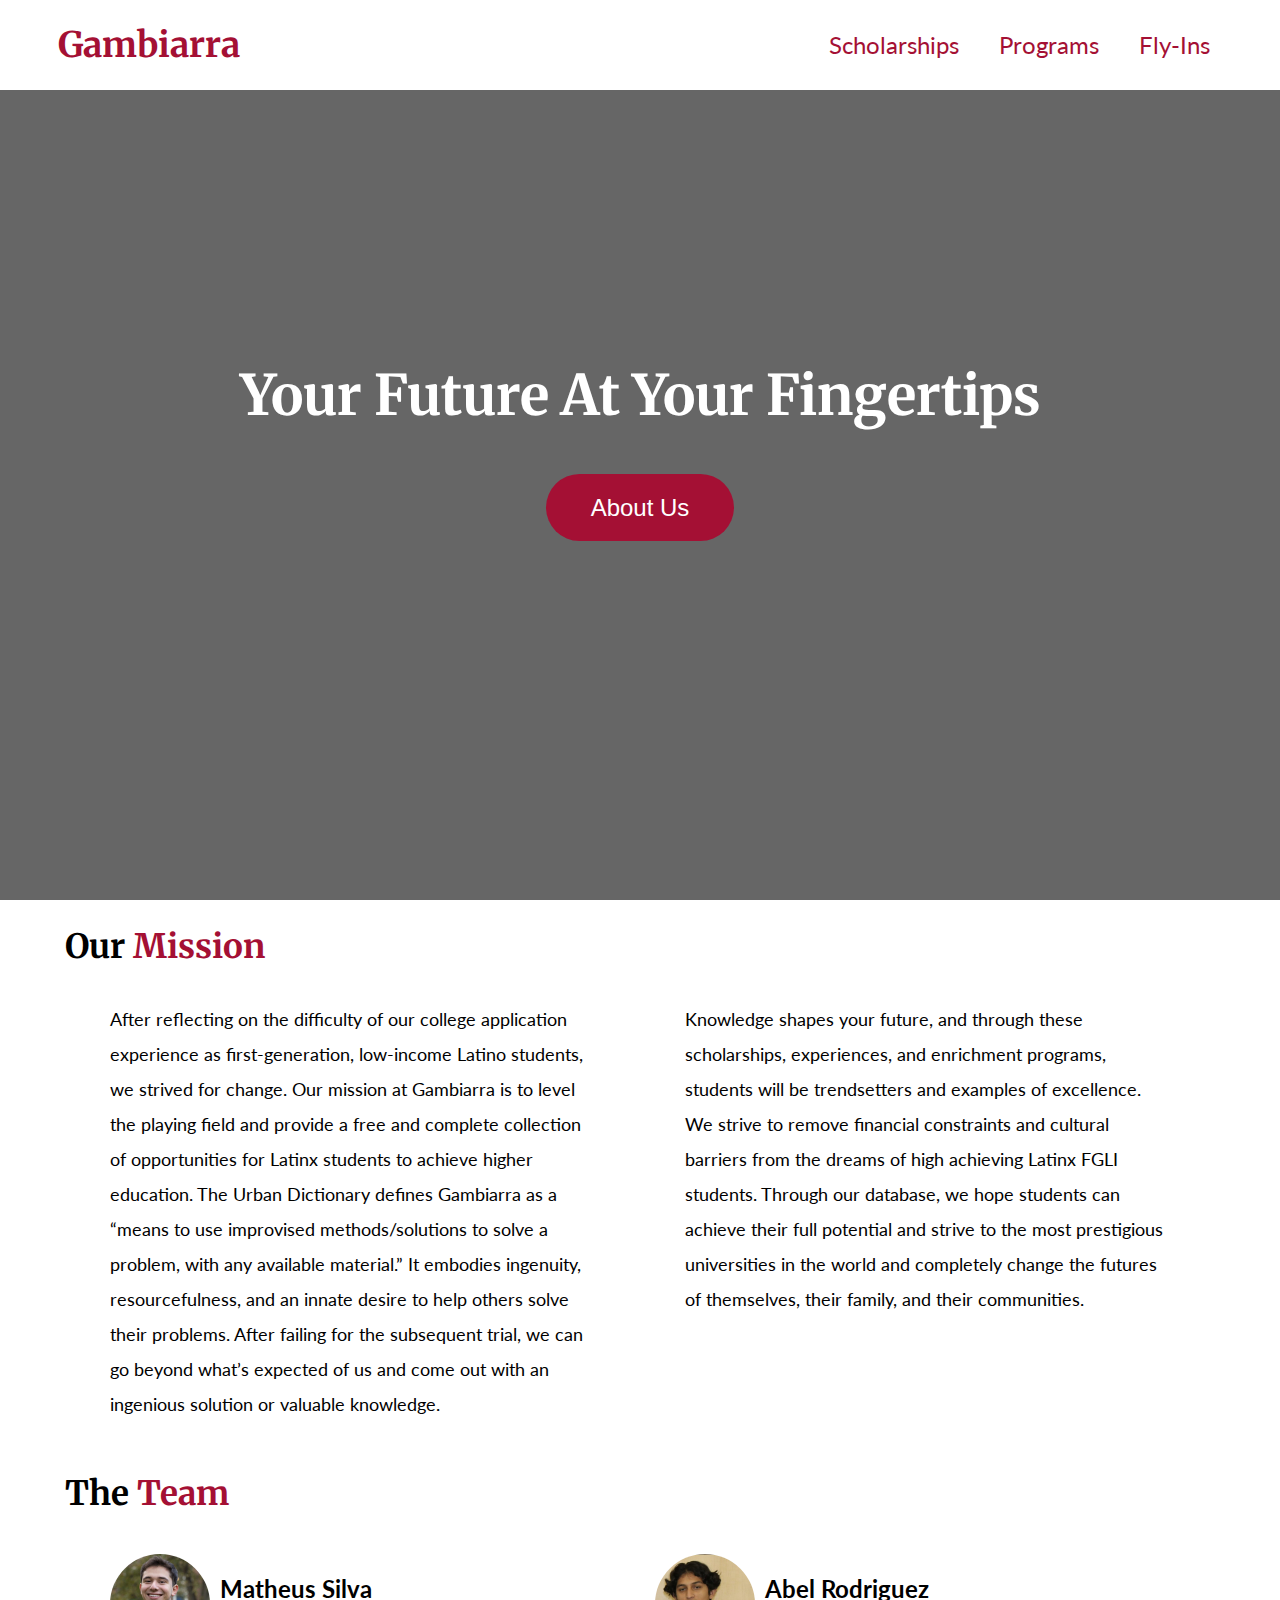
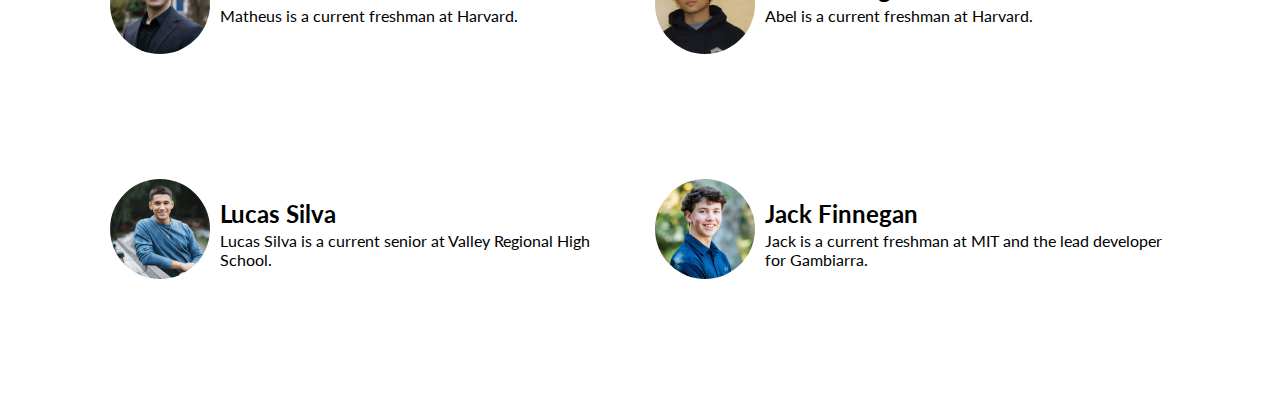
<file: index.html>
<!DOCTYPE html>
<html lang="en">
<head>
    <meta charset="UTF-8">
    <meta name="viewport" content="width=device-width, initial-scale=1.0">
    <link rel="stylesheet" href="style.css">
    <title>Gambiarra</title>

    <link rel="preconnect" href="https://fonts.googleapis.com">
    <link rel="preconnect" href="https://fonts.gstatic.com" crossorigin>
    <link href="https://fonts.googleapis.com/css2?family=Merriweather&display=swap" rel="stylesheet">
    <link href="https://fonts.googleapis.com/css2?family=Lato&display=swap" rel="stylesheet">
</head>
<body>
    <nav>
        <div class="title">
            <h1 style="cursor: pointer;"><a href="index.html">Gambiarra</a></h1>
        </div>
        <div class="links">
            <ul>
                <li><a href="scholarships.html">Scholarships</a></li>
                <li><a href="#">Programs</a></li>
                <li><a href="fly.html">Fly-Ins</a></li>
            </ul>
        </div>
        <div onclick="menuDrop()" class="burger">
            <span class="one"></span>
            <span class="two"></span>
            <span class="three"></span>
        </div>
    </nav>
    <div class="mobilemenu">
        <div class="title">
            <h1 style="cursor: pointer;"><a href="index.html">Gambiarra</a></h1>
        </div>
        <ul>
            <li><a href="scholarships.html">Scholarships</a></li>
            <li><a href="#">Programs</a></li>
            <li><a href="#">Fly-Ins</a></li>
        </ul>
    </div>
    <div class="picbg"></div>
    <div class="piclayover"></div>
    <div class="landingtext">
        <h1>Your Future At Your Fingertips</h1>
        <br>
        <a href="#about">About Us</a>
    </div>

    <h1 class="header">Our <span style="color: #A41034;">Mission</span></h1>
    <div class="about" id="about">
        <p class="p1">After reflecting on the difficulty of our college application experience as first-generation, low-income Latino students, we strived for change. Our mission at Gambiarra is to level the playing field and provide a free and complete collection of opportunities for Latinx students to achieve higher education. The Urban Dictionary defines Gambiarra as a “means to use improvised methods/solutions to solve a problem, with any available material.” It embodies ingenuity, resourcefulness, and an innate desire to help others solve their problems. After failing for the subsequent trial, we can go beyond what’s expected of us and come out with an ingenious solution or valuable knowledge. </p>
        <p class="p3">Knowledge shapes your future, and through these scholarships, experiences, and enrichment programs, students will be trendsetters and examples of excellence. We strive to remove financial constraints and cultural barriers from the dreams of high achieving Latinx FGLI students. Through our database, we hope students can achieve their full potential and strive to the most prestigious universities in the world and completely change the futures of themselves, their family, and their communities. </p>
    </div>

    <h1 class="header">The <span style="color: #A41034">Team</span></h1>
    <div class="profiles">
        <div class="matheus">
            <img src="Images/matheusprofile.jpeg">
            <h2>Matheus Silva</h2>
            <p>Matheus is a current freshman at Harvard.</p>
        </div>
        <div class="abel">
            <img src="Images/abelprofile.jpeg">
            <h2>Abel Rodriguez</h2>
            <p>Abel is a current freshman at Harvard.</p>
        </div>
        <div class="lucas">
            <img src="Images/lucasprofile.jpeg">
            <h2>Lucas Silva</h2>
            <p>Lucas Silva is a current senior at Valley Regional High School.</p>
        </div>
        <div class="jack">
            <img src="Images/jackprofile.jpeg">
            <h2>Jack Finnegan</h2>
            <p>Jack is a current freshman at MIT and the lead developer for Gambiarra.</p>
        </div>
    </div>
</body>
<script src="script.js"></script>
</html>
</file>
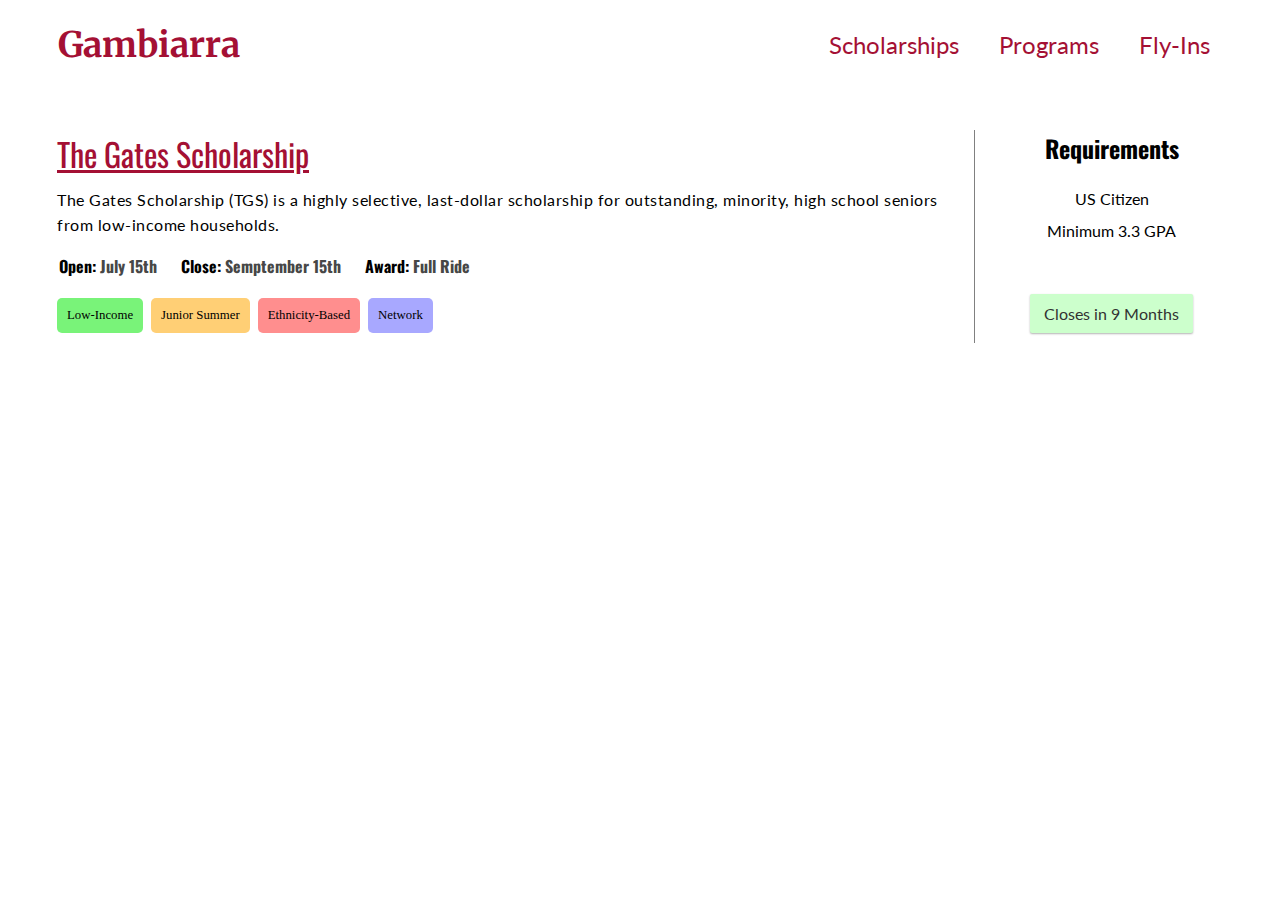
<file: fly.html>
<!DOCTYPE html>
<html lang="en">
<head>
    <meta charset="UTF-8">
    <meta name="viewport" content="width=device-width, initial-scale=1.0">
    <link rel="stylesheet" href="style.css">
    <title>Fly-Ins</title>

    <link rel="preconnect" href="https://fonts.googleapis.com">
    <link rel="preconnect" href="https://fonts.gstatic.com" crossorigin>
    <link href="https://fonts.googleapis.com/css2?family=Merriweather&display=swap" rel="stylesheet">
    <link href="https://fonts.googleapis.com/css2?family=Lato&display=swap" rel="stylesheet">
    <link href="https://fonts.googleapis.com/css2?family=Oswald&display=swap" rel="stylesheet">  
</head>
<body>
    <nav>
        <div class="title">
            <h1 style="cursor: pointer;"><a href="index.html">Gambiarra</a></h1>
        </div>
        <div class="links">
            <ul>
                <li><a href="scholarships.html">Scholarships</a></li>
                <li><a href="#">Programs</a></li>
                <li><a href="fly.html">Fly-Ins</a></li>
            </ul>
        </div>
        <div onclick="menuDrop()" class="burger">
            <span class="one"></span>
            <span class="two"></span>
            <span class="three"></span>
        </div>
    </nav>

    <div class="mobilemenu">
        <div class="title">
            <h1 style="cursor: pointer;"><a href="index.html">Gambiarra</a></h1>
        </div>
        <ul>
            <li><a href="scholarships.html">Scholarships</a></li>
            <li><a href="#">Programs</a></li>
            <li><a href="#">Fly-Ins</a></li>
        </ul>
    </div>
    <!-- Fly Ins: We want host & program name, QB School, link, recommended to apply-->
    <div class="flyins">
        <div class="tile" id="gates">
            <div class="info">
                <a target="_blank" href="https://www.thegatesscholarship.org/scholarship">The Gates Scholarship</a>
                <p>The Gates Scholarship (TGS) is a highly selective, last-dollar scholarship for outstanding, minority, high school seniors from low-income households.</p>
                <div class="specifics">
                    <div>
                        <h1>Open: </h1>
                        <h2>July 15th</h2>
                    </div>
                    <div>
                        <h1>Close: </h1>
                        <h2>Semptember 15th</h2>
                    </div>
                    <div>
                        <h1>Award: </h1>
                        <h2>Full Ride</h2>
                    </div>
                </div><br>
                <div class="tags">
                    <span class="tag money">Low-Income</span>
                    <span class="tag time">Junior Summer</span>
                    <span class="tag ethnicity">Ethnicity-Based</span>
                    <span class="tag type">Network</span>
                </div>
            </div>
            <div class="extrainfo">
                <h2>Requirements</h2>
                <ul>
                    <li>US Citizen</li>
                    <li>Minimum 3.3 GPA</li>
                </ul>
                <br><br>
                <span class="tag deadline">Closes in 9 Months</span>
            </div>
        </div>
    </div>
</body>
</html>
</file>
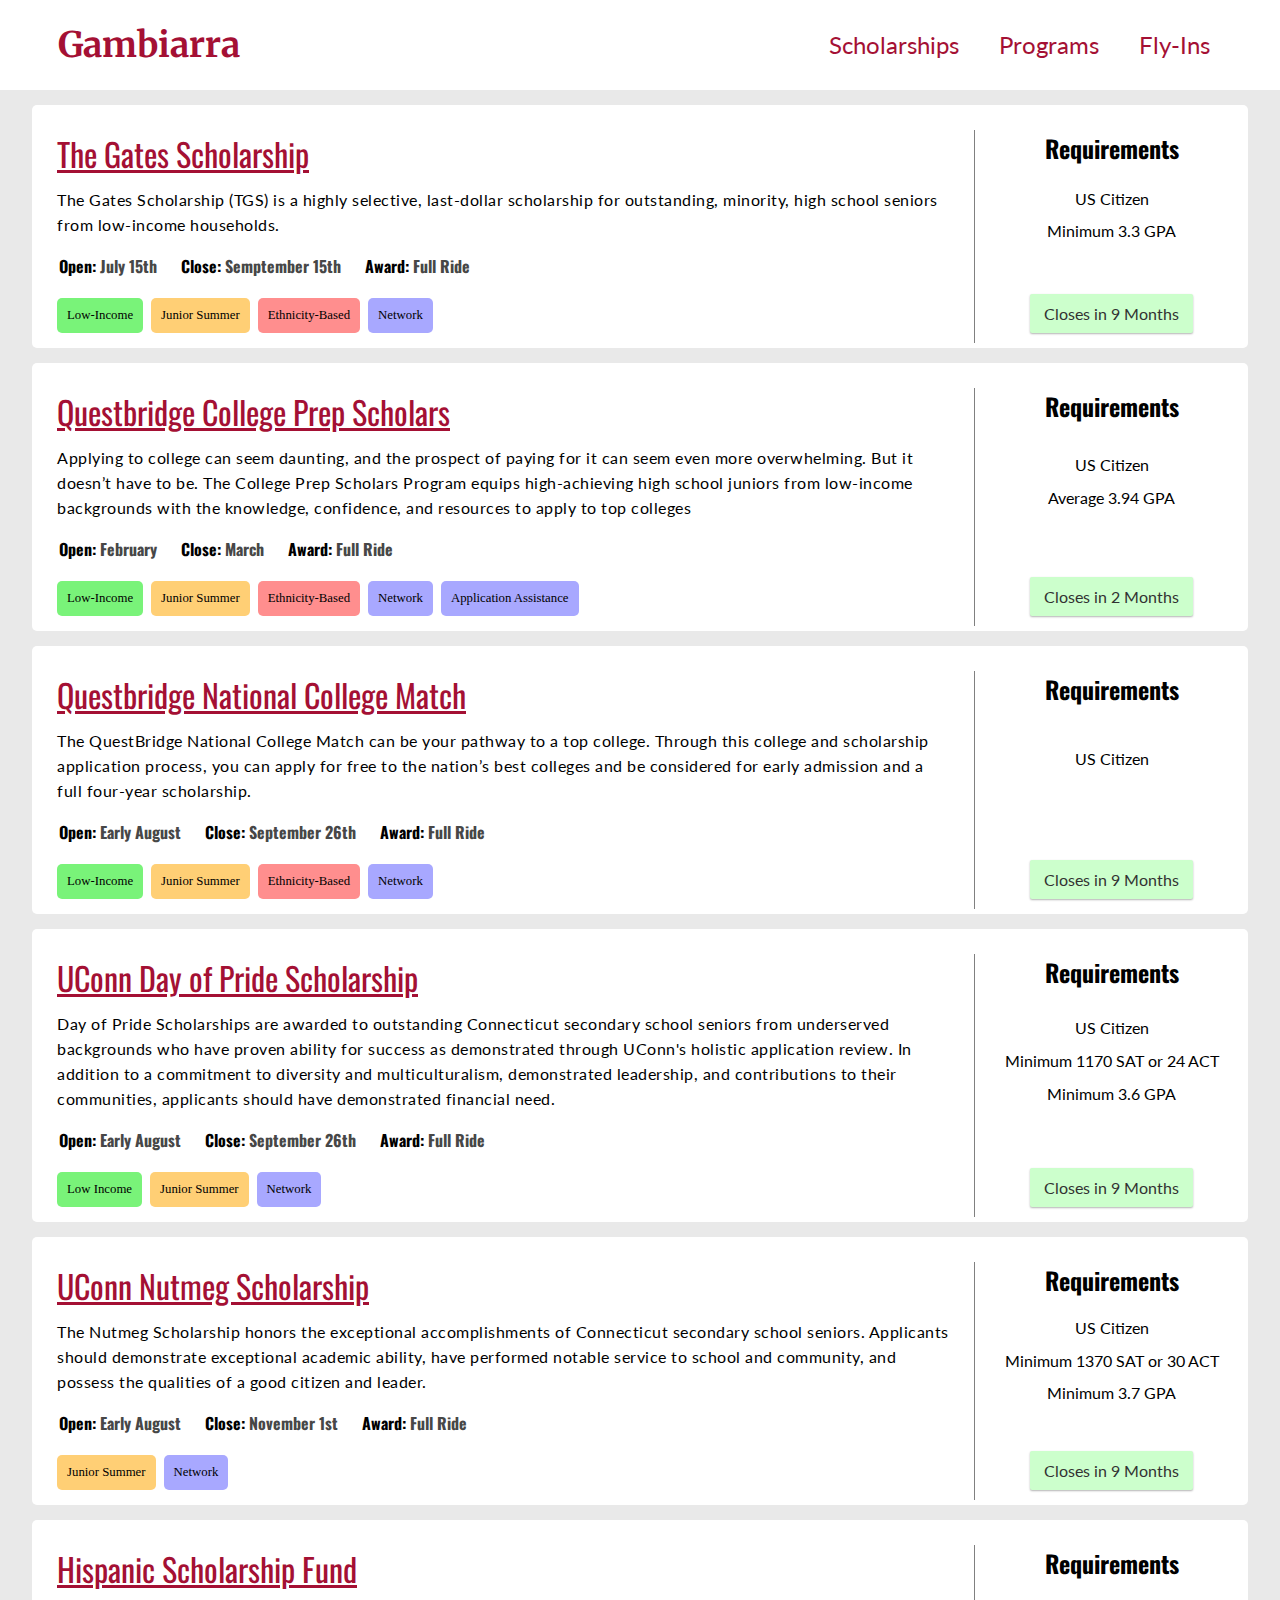
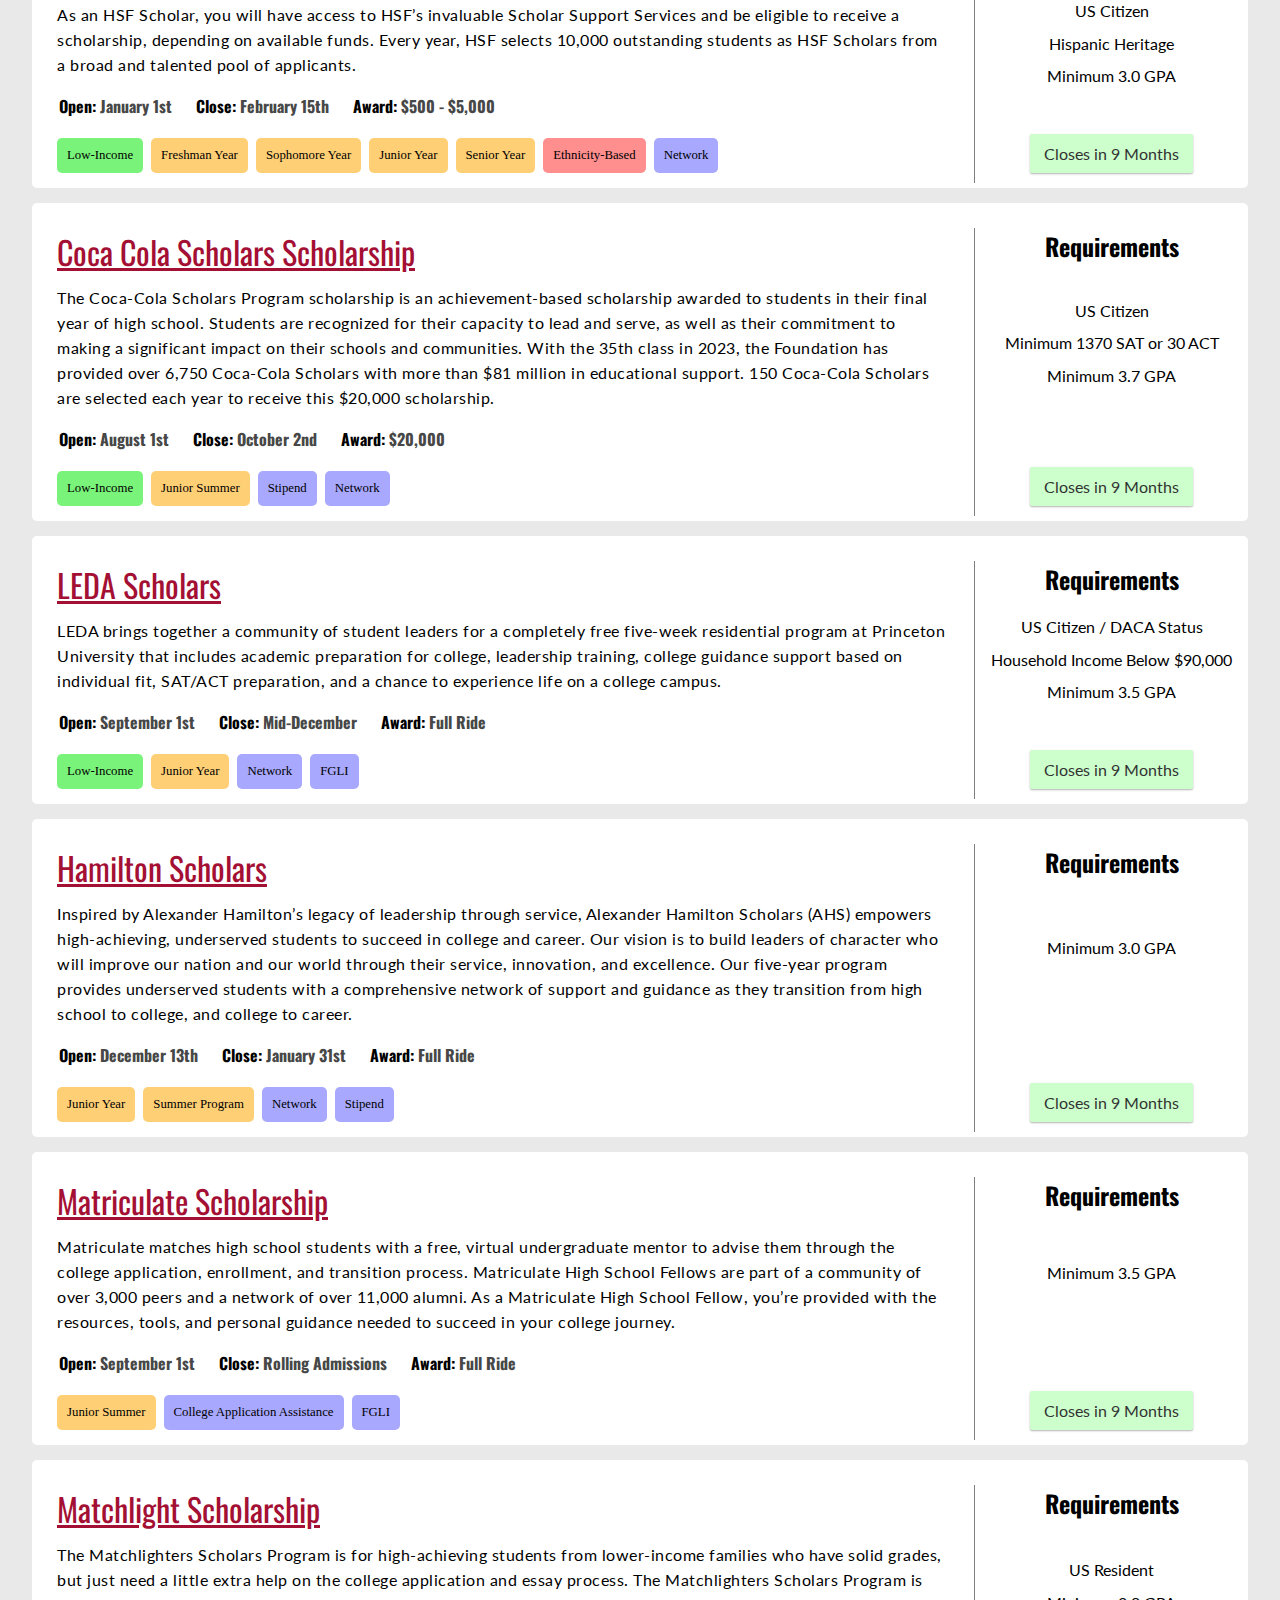
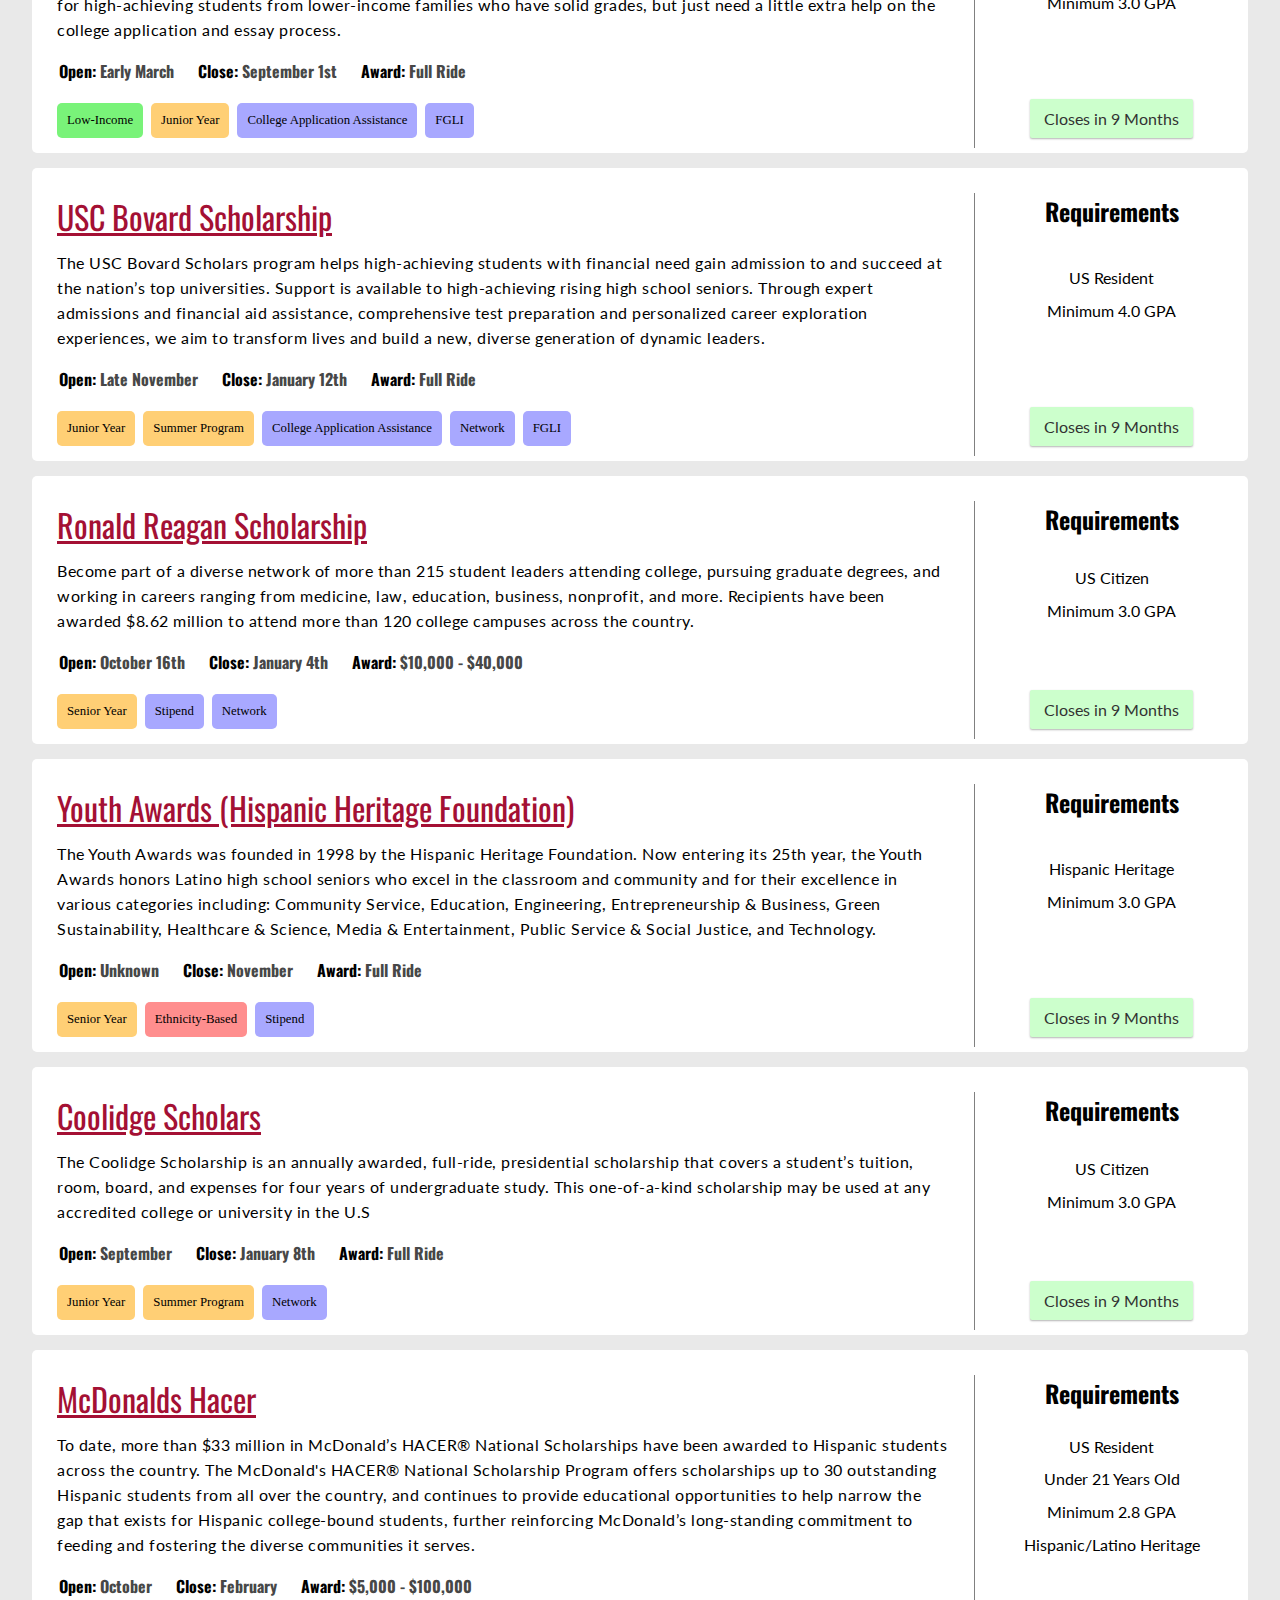
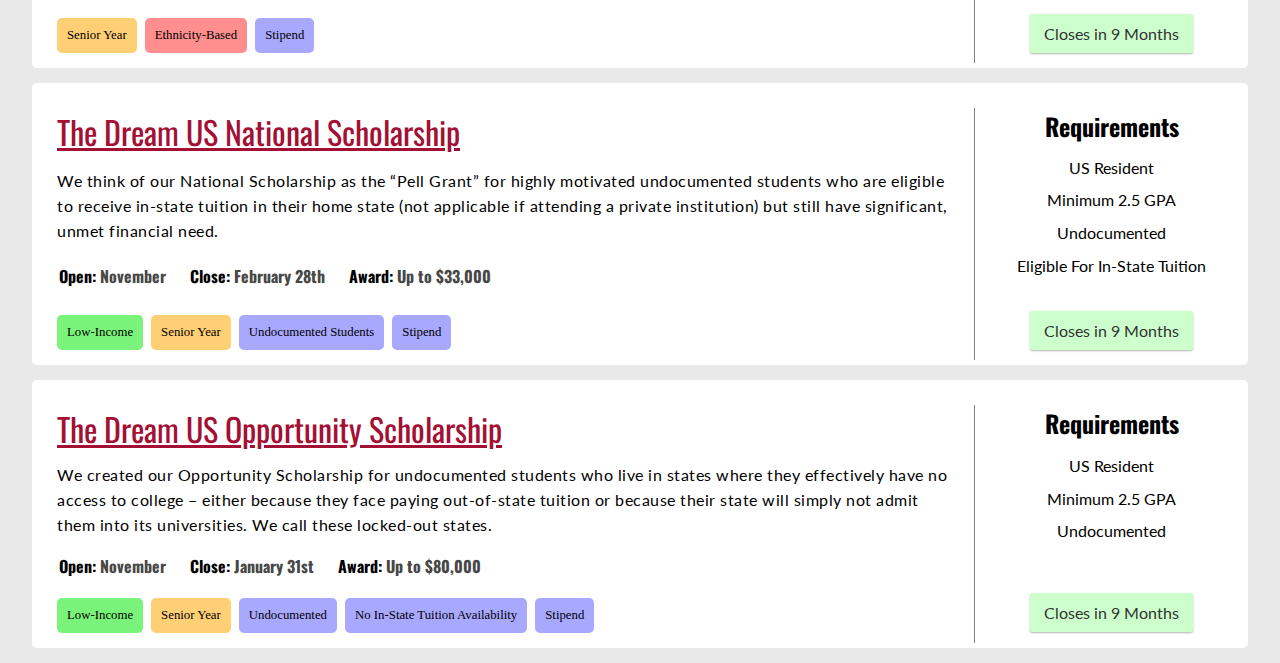
<file: scholarships.html>
<!DOCTYPE html>
<html lang="en">
<head>
    <meta charset="UTF-8">
    <meta name="viewport" content="width=device-width, initial-scale=1.0">
    <link rel="stylesheet" href="style.css">
    <title>Scholarships</title>

    <link rel="preconnect" href="https://fonts.googleapis.com">
    <link rel="preconnect" href="https://fonts.gstatic.com" crossorigin>
    <link href="https://fonts.googleapis.com/css2?family=Merriweather&display=swap" rel="stylesheet">
    <link href="https://fonts.googleapis.com/css2?family=Lato&display=swap" rel="stylesheet">
    <link href="https://fonts.googleapis.com/css2?family=Oswald&display=swap" rel="stylesheet">  
</head>
<body class="scholbody">
    <nav>
        <div class="title">
            <h1 style="cursor: pointer;"><a href="index.html">Gambiarra</a></h1>
        </div>
        <div class="links">
            <ul>
                <li><a href="scholarships.html">Scholarships</a></li>
                <li><a href="#">Programs</a></li>
                <li><a href="fly.html">Fly-Ins</a></li>
            </ul>
        </div>
        <div onclick="menuDrop()" class="burger">
            <span class="one"></span>
            <span class="two"></span>
            <span class="three"></span>
        </div>
    </nav>

    <div class="mobilemenu">
        <div class="title">
            <h1 style="cursor: pointer;"><a href="index.html">Gambiarra</a></h1>
        </div>
        <ul>
            <li><a href="scholarships.html">Scholarships</a></li>
            <li><a href="#">Programs</a></li>
            <li><a href="#">Fly-Ins</a></li>
        </ul>
    </div>

    <!--List of all scholarships-->
    <div class="scholarships">
        <!--Singular scholarship "tile"-->
        <div class="tile" id="gates">
            <div class="info">
                <a target="_blank" href="https://www.thegatesscholarship.org/scholarship">The Gates Scholarship</a>
                <p>The Gates Scholarship (TGS) is a highly selective, last-dollar scholarship for outstanding, minority, high school seniors from low-income households.</p>
                <div class="specifics">
                    <div>
                        <h1>Open: </h1>
                        <h2>July 15th</h2>
                    </div>
                    <div>
                        <h1>Close: </h1>
                        <h2>Semptember 15th</h2>
                    </div>
                    <div>
                        <h1>Award: </h1>
                        <h2>Full Ride</h2>
                    </div>
                </div><br>
                <div class="tags">
                    <span class="tag money">Low-Income</span>
                    <span class="tag time">Junior Summer</span>
                    <span class="tag ethnicity">Ethnicity-Based</span>
                    <span class="tag type">Network</span>
                </div>
            </div>
            <div class="extrainfo">
                <h2>Requirements</h2>
                <ul>
                    <li>US Citizen</li>
                    <li>Minimum 3.3 GPA</li>
                </ul>
                <br><br>
                <span class="tag deadline">Closes in 9 Months</span>
            </div>
        </div>

        <div class="tile" id="prepschol">
            <div class="info">
                <a target="_blank" href="https://www.questbridge.org/high-school-students/college-prep-scholars">Questbridge College Prep Scholars</a>
                <p>Applying to college can seem daunting, and the prospect of paying for it can seem even more overwhelming. But it doesn’t have to be. The College Prep Scholars Program equips high-achieving high school juniors from low-income backgrounds with the knowledge, confidence, and resources to apply to top colleges</p>
                <div class="specifics">
                    <div>
                        <h1>Open: </h1>
                        <h2>February</h2>
                    </div>
                    <div>
                        <h1>Close: </h1>
                        <h2>March</h2>
                    </div>
                    <div>
                        <h1>Award: </h1>
                        <h2>Full Ride</h2>
                    </div>
                </div><br>
                <div class="tags">
                    <span class="tag money">Low-Income</span>
                    <span class="tag time">Junior Summer</span>
                    <span class="tag ethnicity">Ethnicity-Based</span>
                    <span class="tag type">Network</span>
                    <span class="tag type">Application Assistance</span>
                </div>
            </div>
            <div class="extrainfo">
                <h2>Requirements</h2>
                <ul>
                    <li>US Citizen</li>
                    <li>Average 3.94 GPA</li>
                </ul>
                <br><br>
                <span class="tag deadline">Closes in 2 Months</span>
            </div>
        </div>

        <div class="tile" id="colmatch">
            <div class="info">
                <a target="_blank" href="https://www.questbridge.org/high-school-students/national-college-match">Questbridge National College Match</a>
                <p>The QuestBridge National College Match can be your pathway to a top college. Through this college and scholarship application process, you can apply for free to the nation’s best colleges and be considered for early admission and a full four-year scholarship.</p>
                <div class="specifics">
                    <div>
                        <h1>Open: </h1>
                        <h2>Early August</h2>
                    </div>
                    <div>
                        <h1>Close: </h1>
                        <h2>September 26th</h2>
                    </div>
                    <div>
                        <h1>Award: </h1>
                        <h2>Full Ride</h2>
                    </div>
                </div><br>
                <div class="tags">
                    <span class="tag money">Low-Income</span>
                    <span class="tag time">Junior Summer</span>
                    <span class="tag ethnicity">Ethnicity-Based</span>
                    <span class="tag type">Network</span>
                </div>
            </div>
            <div class="extrainfo">
                <h2>Requirements</h2>
                <ul>
                    <li>US Citizen</li>
                </ul>
                <br><br>
                <span class="tag deadline">Closes in 9 Months</span>
            </div>
        </div>

        <div class="tile" id="uconnpride">
            <div class="info">
                <a target="_blank" href="https://admissions.uconn.edu/dop-applicants/">UConn Day of Pride Scholarship</a>
                <p>Day of Pride Scholarships are awarded to outstanding Connecticut secondary school seniors from underserved backgrounds who have proven ability for success as demonstrated through UConn's holistic application review. In addition to a commitment to diversity and multiculturalism, demonstrated leadership, and contributions to their communities, applicants should have demonstrated financial need.</p>
                <div class="specifics">
                    <div>
                        <h1>Open: </h1>
                        <h2>Early August</h2>
                    </div>
                    <div>
                        <h1>Close: </h1>
                        <h2>September 26th</h2>
                    </div>
                    <div>
                        <h1>Award: </h1>
                        <h2>Full Ride</h2>
                    </div>
                </div><br>
                <div class="tags">
                    <span class="tag money">Low Income</span>
                    <span class="tag time">Junior Summer</span>
                    <span class="tag type">Network</span>
                </div>
            </div>
            <div class="extrainfo">
                <h2>Requirements</h2>
                <ul>
                    <li>US Citizen</li>
                    <li>Minimum 1170 SAT or 24 ACT</li>
                    <li>Minimum 3.6 GPA</li>
                </ul>
                <br><br>
                <span class="tag deadline">Closes in 9 Months</span>
            </div>
        </div>
        <div class="tile" id="uconnnutmeg">
            <div class="info">
                <a target="_blank" href="https://admissions.uconn.edu/nutmeg-applicants/">UConn Nutmeg Scholarship</a>
                <p>The Nutmeg Scholarship honors the exceptional accomplishments of Connecticut secondary school seniors. Applicants should demonstrate exceptional academic ability, have performed notable service to school and community, and possess the qualities of a good citizen and leader.</p>
                <div class="specifics">
                    <div>
                        <h1>Open: </h1>
                        <h2>Early August</h2>
                    </div>
                    <div>
                        <h1>Close: </h1>
                        <h2>November 1st</h2>
                    </div>
                    <div>
                        <h1>Award: </h1>
                        <h2>Full Ride</h2>
                    </div>
                </div><br>
                <div class="tags">
                    <span class="tag time">Junior Summer</span>
                    <span class="tag type">Network</span>
                </div>
            </div>
            <div class="extrainfo">
                <h2>Requirements</h2>
                <ul>
                    <li>US Citizen</li>
                    <li>Minimum 1370 SAT or 30 ACT</li>
                    <li>Minimum 3.7 GPA</li>
                </ul>
                <br><br>
                <span class="tag deadline">Closes in 9 Months</span>
            </div>
        </div>
        <div class="tile" id="hispanicfund">
            <div class="info">
                <a target="_blank" href="https://www.hsf.net/scholarship">Hispanic Scholarship Fund</a>
                <p>As an HSF Scholar, you will have access to HSF’s invaluable Scholar Support Services and be eligible to receive a scholarship, depending on available funds. Every year, HSF selects 10,000 outstanding students as HSF Scholars from a broad and talented pool of applicants.</p>
                <div class="specifics">
                    <div>
                        <h1>Open: </h1>
                        <h2>January 1st</h2>
                    </div>
                    <div>
                        <h1>Close: </h1>
                        <h2>February 15th</h2>
                    </div>
                    <div>
                        <h1>Award: </h1>
                        <h2>$500 - $5,000</h2>
                    </div>
                </div><br>
                <div class="tags">
                    <span class="tag money">Low-Income</span>
                    <span class="tag time">Freshman Year</span>
                    <span class="tag time">Sophomore Year</span>
                    <span class="tag time">Junior Year</span>
                    <span class="tag time">Senior Year</span>
                    <span class="tag ethnicity">Ethnicity-Based</span>
                    <span class="tag type">Network</span>
                </div>
            </div>
            <div class="extrainfo">
                <h2>Requirements</h2>
                <ul>
                    <li>US Citizen</li>
                    <li>Hispanic Heritage</li>
                    <li>Minimum 3.0 GPA</li>
                </ul>
                <br><br>
                <span class="tag deadline">Closes in 9 Months</span>
            </div>
        </div>
        <div class="tile" id="cocacola">
            <div class="info">
                <a target="_blank" href="https://www.coca-colascholarsfoundation.org/apply/">Coca Cola Scholars Scholarship</a>
                <p>The Coca-Cola Scholars Program scholarship is an achievement-based scholarship awarded to students in their final year of high school. Students are recognized for their capacity to lead and serve, as well as their commitment to making a significant impact on their schools and communities. With the 35th class in 2023, the Foundation has provided over 6,750 Coca-Cola Scholars with more than $81 million in educational support. 150 Coca-Cola Scholars are selected each year to receive this $20,000 scholarship.</p>
                <div class="specifics">
                    <div>
                        <h1>Open: </h1>
                        <h2>August 1st</h2>
                    </div>
                    <div>
                        <h1>Close: </h1>
                        <h2>October 2nd</h2>
                    </div>
                    <div>
                        <h1>Award: </h1>
                        <h2>$20,000</h2>
                    </div>
                </div><br>
                <div class="tags">
                    <span class="tag money">Low-Income</span>
                    <span class="tag time">Junior Summer</span>
                    <span class="tag type">Stipend</span>
                    <span class="tag type">Network</span>
                </div>
            </div>
            <div class="extrainfo">
                <h2>Requirements</h2>
                <ul>
                    <li>US Citizen</li>
                    <li>Minimum 1370 SAT or 30 ACT</li>
                    <li>Minimum 3.7 GPA</li>
                </ul>
                <br><br>
                <span class="tag deadline">Closes in 9 Months</span>
            </div>
        </div>
        <div class="tile" id="leda">
            <div class="info">
                <a target="_blank" href="https://ledascholars.org/our-program/leda-scholars-program/recruitment-admissions/apply/">LEDA Scholars</a>
                <p>LEDA brings together a community of student leaders for a completely free five-week residential program at Princeton University that includes academic preparation for college, leadership training, college guidance support based on individual fit, SAT/ACT preparation, and a chance to experience life on a college campus.</p>
                <div class="specifics">
                    <div>
                        <h1>Open: </h1>
                        <h2>September 1st</h2>
                    </div>
                    <div>
                        <h1>Close: </h1>
                        <h2>Mid-December</h2>
                    </div>
                    <div>
                        <h1>Award: </h1>
                        <h2>Full Ride</h2>
                    </div>
                </div><br>
                <div class="tags">
                    <span class="tag money">Low-Income</span>
                    <span class="tag time">Junior Year</span>
                    <span class="tag type">Network</span>
                    <span class="tag type">FGLI</span>
                </div>
            </div>
            <div class="extrainfo">
                <h2>Requirements</h2>
                <ul>
                    <li>US Citizen / DACA Status</li>
                    <li>Household Income Below $90,000</li>
                    <li>Minimum 3.5 GPA</li>
                </ul>
                <br><br>
                <span class="tag deadline">Closes in 9 Months</span>
            </div>
        </div>
        <div class="tile" id="hamilton">
            <div class="info">
                <a target="_blank" href="https://www.hamiltonscholars.org/">Hamilton Scholars</a>
                <p>Inspired by Alexander Hamilton’s legacy of leadership through service, Alexander Hamilton Scholars (AHS) empowers high-achieving, underserved students to succeed in college and career. Our vision is to build leaders of character who will improve our nation and our world through their service, innovation, and excellence. Our five-year program provides underserved students with a comprehensive network of support and guidance as they transition from high school to college, and college to career.</p>
                <div class="specifics">
                    <div>
                        <h1>Open: </h1>
                        <h2>December 13th</h2>
                    </div>
                    <div>
                        <h1>Close: </h1>
                        <h2>January 31st</h2>
                    </div>
                    <div>
                        <h1>Award: </h1>
                        <h2>Full Ride</h2>
                    </div>
                </div><br>
                <div class="tags">
                    <span class="tag time">Junior Year</span>
                    <span class="tag time">Summer Program</span>
                    <span class="tag type">Network</span>
                    <span class="tag type">Stipend</span>
                </div>
            </div>
            <div class="extrainfo">
                <h2>Requirements</h2>
                <ul>
                    <li>Minimum 3.0 GPA</li>
                </ul>
                <br><br>
                <span class="tag deadline">Closes in 9 Months</span>
            </div>
        </div>
        <div class="tile" id="matriculate">
            <div class="info">
                <a target="_blank" href="https://matriculate.org/high-school-fellows/">Matriculate Scholarship</a>
                <p>Matriculate matches high school students with a free, virtual undergraduate mentor to advise them through the college application, enrollment, and transition process. Matriculate High School Fellows are part of a community of over 3,000 peers and a network of over 11,000 alumni. As a Matriculate High School Fellow, you’re provided with the resources, tools, and personal guidance needed to succeed in your college journey.</p>
                <div class="specifics">
                    <div>
                        <h1>Open: </h1>
                        <h2>September 1st</h2>
                    </div>
                    <div>
                        <h1>Close: </h1>
                        <h2>Rolling Admissions</h2>
                    </div>
                    <div>
                        <h1>Award: </h1>
                        <h2>Full Ride</h2>
                    </div>
                </div><br>
                <div class="tags">
                    <span class="tag time">Junior Summer</span>
                    <span class="tag type">College Application Assistance</span>
                    <span class="tag type">FGLI</span>
                </div>
            </div>
            <div class="extrainfo">
                <h2>Requirements</h2>
                <ul>
                    <li>Minimum 3.5 GPA</li>
                </ul>
                <br><br>
                <span class="tag deadline">Closes in 9 Months</span>
            </div>
        </div>
        <div class="tile" id="matchlight">
            <div class="info">
                <a target="_blank" href="https://www.collegeessayguy.com/matchlighters">Matchlight Scholarship</a>
                <p>The Matchlighters Scholars Program is for high-achieving students from lower-income families who have solid grades, but just need a little extra help on the college application and essay process. The Matchlighters Scholars Program is for high-achieving students from lower-income families who have solid grades, but just need a little extra help on the college application and essay process.</p>
                <div class="specifics">
                    <div>
                        <h1>Open: </h1>
                        <h2>Early March</h2>
                    </div>
                    <div>
                        <h1>Close: </h1>
                        <h2>September 1st</h2>
                    </div>
                    <div>
                        <h1>Award: </h1>
                        <h2>Full Ride</h2>
                    </div>
                </div><br>
                <div class="tags">
                    <span class="tag money">Low-Income</span>
                    <span class="tag time">Junior Year</span>
                    <span class="tag type">College Application Assistance</span>
                    <span class="tag type">FGLI</span>
                </div>
            </div>
            <div class="extrainfo">
                <h2>Requirements</h2>
                <ul>
                    <li>US Resident</li>
                    <li>Minimum 3.0 GPA</li>
                </ul>
                <br><br>
                <span class="tag deadline">Closes in 9 Months</span>
            </div>
        </div>
        <div class="tile" id="bovard">
            <div class="info">
                <a target="_blank" href="https://bovardscholars.usc.edu/">USC Bovard Scholarship</a>
                <p>The USC Bovard Scholars program helps high-achieving students with financial need gain admission to and succeed at the nation’s top universities. Support is available to high-achieving rising high school seniors. Through expert admissions and financial aid assistance, comprehensive test preparation and personalized career exploration experiences, we aim to transform lives and build a new, diverse generation of dynamic leaders.</p>
                <div class="specifics">
                    <div>
                        <h1>Open: </h1>
                        <h2>Late November</h2>
                    </div>
                    <div>
                        <h1>Close: </h1>
                        <h2>January 12th</h2>
                    </div>
                    <div>
                        <h1>Award: </h1>
                        <h2>Full Ride</h2>
                    </div>
                </div><br>
                <div class="tags">
                    <span class="tag time">Junior Year</span>
                    <span class="tag time">Summer Program</span>
                    <span class="tag type">College Application Assistance</span>
                    <span class="tag type">Network</span>
                    <span class="tag type">FGLI</span>
                </div>
            </div>
            <div class="extrainfo">
                <h2>Requirements</h2>
                <ul>
                    <li>US Resident</li>
                    <li>Minimum 4.0 GPA</li>
                </ul>
                <br><br>
                <span class="tag deadline">Closes in 9 Months</span>
            </div>
        </div>
        <div class="tile" id="reagan">
            <div class="info">
                <a target="_blank" href="https://www.reaganfoundation.org/education/scholarship-programs/ge-reagan-foundation-scholarship-program/">Ronald Reagan Scholarship</a>
                <p>Become part of a diverse network of more than 215 student leaders attending college, pursuing graduate degrees, and working in careers ranging from medicine, law, education, business, nonprofit, and more. Recipients have been awarded $8.62 million to attend more than 120 college campuses across the country. </p>
                <div class="specifics">
                    <div>
                        <h1>Open: </h1>
                        <h2>October 16th</h2>
                    </div>
                    <div>
                        <h1>Close: </h1>
                        <h2>January 4th</h2>
                    </div>
                    <div>
                        <h1>Award: </h1>
                        <h2>$10,000 - $40,000</h2>
                    </div>
                </div><br>
                <div class="tags">
                    <span class="tag time">Senior Year</span>
                    <span class="tag type">Stipend</span>
                    <span class="tag type">Network</span>
                </div>
            </div>
            <div class="extrainfo">
                <h2>Requirements</h2>
                <ul>
                    <li>US Citizen</li>
                    <li>Minimum 3.0 GPA</li>
                </ul>
                <br><br>
                <span class="tag deadline">Closes in 9 Months</span>
            </div>
        </div>
        <div class="tile" id="youthawards">
            <div class="info">
                <a target="_blank" href="https://hispanicheritage.org/programs/leadership/youth-awards/">Youth Awards (Hispanic Heritage Foundation)</a>
                <p>The Youth Awards was founded in 1998 by the Hispanic Heritage Foundation. Now entering its 25th year, the Youth Awards honors Latino high school seniors who excel in the classroom and community and for their excellence in various categories including: Community Service, Education, Engineering, Entrepreneurship & Business, Green Sustainability, Healthcare & Science, Media & Entertainment, Public Service & Social Justice, and Technology.</p>
                <div class="specifics">
                    <div>
                        <h1>Open: </h1>
                        <h2>Unknown</h2>
                    </div>
                    <div>
                        <h1>Close: </h1>
                        <h2>November</h2>
                    </div>
                    <div>
                        <h1>Award: </h1>
                        <h2>Full Ride</h2>
                    </div>
                </div><br>
                <div class="tags">
                    <span class="tag time">Senior Year</span>
                    <span class="tag ethnicity">Ethnicity-Based</span>
                    <span class="tag type">Stipend</span>
                </div>
            </div>
            <div class="extrainfo">
                <h2>Requirements</h2>
                <ul>
                    <li>Hispanic Heritage</li>
                    <li>Minimum 3.0 GPA</li>
                </ul>
                <br><br>
                <span class="tag deadline">Closes in 9 Months</span>
            </div>
        </div>
        <div class="tile" id="coolidge">
            <div class="info">
                <a target="_blank" href="https://coolidgescholars.org/">Coolidge Scholars</a>
                <p>The Coolidge Scholarship is an annually awarded, full-ride, presidential scholarship that covers a student’s tuition, room, board, and expenses for four years of undergraduate study. This one-of-a-kind scholarship may be used at any accredited college or university in the U.S</p>
                <div class="specifics">
                    <div>
                        <h1>Open: </h1>
                        <h2>September</h2>
                    </div>
                    <div>
                        <h1>Close: </h1>
                        <h2>January 8th</h2>
                    </div>
                    <div>
                        <h1>Award: </h1>
                        <h2>Full Ride</h2>
                    </div>
                </div><br>
                <div class="tags">
                    <span class="tag time">Junior Year</span>
                    <span class="tag time">Summer Program</span>
                    <span class="tag type">Network</span>
                </div>
            </div>
            <div class="extrainfo">
                <h2>Requirements</h2>
                <ul>
                    <li>US Citizen</li>
                    <li>Minimum 3.0 GPA</li>
                </ul>
                <br><br>
                <span class="tag deadline">Closes in 9 Months</span>
            </div>
        </div>
        <div class="tile" id="mcdonalds">
            <div class="info">
                <a target="_blank" href="https://www.mcdonalds.com/us/en-us/community/hacer.html">McDonalds Hacer</a>
                <p>To date, more than $33 million in McDonald’s HACER® National Scholarships have been awarded to Hispanic students across the country. The McDonald's HACER® National Scholarship Program offers scholarships up to 30 outstanding Hispanic students from all over the country, and continues to provide educational opportunities to help narrow the gap that exists for Hispanic college-bound students, further reinforcing McDonald’s long-standing commitment to feeding and fostering the diverse communities it serves.</p>
                <div class="specifics">
                    <div>
                        <h1>Open: </h1>
                        <h2>October</h2>
                    </div>
                    <div>
                        <h1>Close: </h1>
                        <h2>February</h2>
                    </div>
                    <div>
                        <h1>Award: </h1>
                        <h2>$5,000 - $100,000</h2>
                    </div>
                </div><br>
                <div class="tags">
                    <span class="tag time">Senior Year</span>
                    <span class="tag ethnicity">Ethnicity-Based</span>
                    <span class="tag type">Stipend</span>
                </div>
            </div>
            <div class="extrainfo">
                <h2>Requirements</h2>
                <ul>
                    <li>US Resident</li>
                    <li>Under 21 Years Old</li>
                    <li>Minimum 2.8 GPA</li>
                    <li>Hispanic/Latino Heritage</li>
                </ul>
                <br><br>
                <span class="tag deadline">Closes in 9 Months</span>
            </div>
        </div>
        <div class="tile" id="dreamnational">
            <div class="info">
                <a target="_blank" href="https://www.thedream.us/scholarships/national-scholarship/">The Dream US National Scholarship</a>
                <p>We think of our National Scholarship as the “Pell Grant” for highly motivated undocumented students who are eligible to receive in-state tuition in their home state (not applicable if attending a private institution) but still have significant, unmet financial need.</p>
                <div class="specifics">
                    <div>
                        <h1>Open: </h1>
                        <h2>November</h2>
                    </div>
                    <div>
                        <h1>Close: </h1>
                        <h2>February 28th</h2>
                    </div>
                    <div>
                        <h1>Award: </h1>
                        <h2>Up to $33,000</h2>
                    </div>
                </div><br>
                <div class="tags">
                    <span class="tag money">Low-Income</span>
                    <span class="tag time">Senior Year</span>
                    <span class="tag type">Undocumented Students</span>
                    <span class="tag type">Stipend</span>
                </div>
            </div>
            <div class="extrainfo">
                <h2>Requirements</h2>
                <ul>
                    <li>US Resident</li>
                    <li>Minimum 2.5 GPA</li>
                    <li>Undocumented</li>
                    <li>Eligible For In-State Tuition</li>
                </ul>
                <br><br>
                <span class="tag deadline">Closes in 9 Months</span>
            </div>
        </div>
        <div class="tile" id="dreamopportunity">
            <div class="info">
                <a target="_blank" href="https://www.thedream.us/scholarships/opportunity-scholarship/">The Dream US Opportunity Scholarship</a>
                <p>We created our Opportunity Scholarship for undocumented students who live in states where they effectively have no access to college – either because they face paying out-of-state tuition or because their state will simply not admit them into its universities. We call these locked-out states.</p>
                <div class="specifics">
                    <div>
                        <h1>Open: </h1>
                        <h2>November</h2>
                    </div>
                    <div>
                        <h1>Close: </h1>
                        <h2>January 31st</h2>
                    </div>
                    <div>
                        <h1>Award: </h1>
                        <h2>Up to $80,000</h2>
                    </div>
                </div><br>
                <div class="tags">
                    <span class="tag money">Low-Income</span>
                    <span class="tag time">Senior Year</span>
                    <span class="tag type">Undocumented</span>
                    <span class="tag type">No In-State Tuition Availability</span>
                    <span class="tag type">Stipend</span>
                </div>
            </div>
            <div class="extrainfo">
                <h2>Requirements</h2>
                <ul>
                    <li>US Resident</li>
                    <li>Minimum 2.5 GPA</li>
                    <li>Undocumented</li>
                    <li></li>
                </ul>
                <br><br>
                <span class="tag deadline">Closes in 9 Months</span>
            </div>
        </div>
    </div>
</body>
<script src="script.js"></script>
</html>
</file>
<file: style.css>
* {
    padding: 0;
    margin: 0;
    box-sizing: border-box;
    scroll-behavior: smooth;
}

/* NAVIGATION */

nav {
    height: 10vh;
    background-color: rgb(255, 255, 255);
    display: flex;
    justify-content: space-between;
    line-height: 10vh;
    width: 100%;
    vertical-align: middle;
}

nav .title {
    width: 40%;
    text-align: left;
    padding-left: 3%;
}

nav .title a {
    text-decoration: none;
    font-family: 'Merriweather', serif;
    font-size: 2.2rem;
    color: #A41034;
}

nav .links {
    width: 60%;
    text-align: right;
    padding-right: 50px;
}

nav ul {
    list-style-type: none;
    display: flex;
    justify-content: right;
}

nav a {
    text-decoration: none;
    color: #A41034;
    font-size: 1.5rem;
    font-family: 'Lato', sans-serif;
    margin: 20px;
}

nav .links a:hover {
    border-bottom: 2px solid #A41034;
}

/* MOBILE NAVIGATION */
.burger {
    height: 30px;
    width: 40px;
    display: flex;
    flex-direction: column;
    justify-content: space-between;
    margin: 20px;
    display: none;
    cursor: pointer;
    z-index: 15;
}

.active .one {
    transform: rotate(45deg) translateY(17px);
}
.active .two {
    opacity: 0;
}
.active .three {
    transform: rotate(-45deg) translateY(-17px);
}

.burger span {
    width: 100%;
    height: 6px;
    background-color: #A41034;
    transition: 0.5s all ease-out;
}

.mobilemenu {
    height: 100vh;
    width: 100%;
    background-color: white;
    z-index: 10;
    position: absolute;
    top: 0;
    left: 0;
    margin-top: -100vh;
    transition: all 0.5s ease-out;
    text-align: center;
    padding-top: 5vh;
}

.mobilemenu .title a {
    font-family: 'Merriweather', serif;
    text-decoration: none;
    color: #A41034;
    font-size: 3rem;
}

.mobilemenu ul {
    display: flex;
    flex-direction: column;
    height: 90%;
    justify-content: space-around;
    font-size: 2.5rem;
}

.mobilemenu ul a {
    text-decoration: none;
    color: #A41034;
    font-family: 'Lato', sans-serif;
}

.mobilemenu.active {
    margin-top: 0;
}

/* LANDING PAGE */
.picbg {
    height: 90vh;
    width: 100%;
    background-image: url('https://t4.ftcdn.net/jpg/04/69/52/95/360_F_469529513_c1835B2j7cnxAM4mBJG7EibTf7mJQDa8.jpg');
    background-size: cover;
    background-position: center;
    position: relative;
}

.piclayover {
    position: absolute;
    top: 10vh;
    left: 0;
    height: 90vh;
    width: 100%;
    background-color: black;
    opacity: 0.6;
}

.landingtext {
    position: absolute;
    top: 10vh;
    left: 0;
    height: 90vh;
    width: 100%;
    text-align: center;
    padding-top: 30vh;
    color: white;
    font-family: 'Lato', sans-serif;
}

.landingtext h1 {
    font-size: 3.5rem;
    margin-bottom: 5vh;
}

.landingtext a {
    width: 250px;
    height: 80px;
    padding: 20px 45px;
    background-color: #A41034;
    color: white;
    border: none;
    border-radius: 50px;
    cursor: pointer;
    font-size: 1.5rem;
    text-decoration: none;
}

h1 {
    font-family: 'Merriweather', serif;
    margin: auto;
}

.about {
    font-family: 'Lato', sans-serif;
    display: flex;
    flex-wrap: wrap;
    scroll-margin-top: 75px;
    padding: 10px 65px;
}

.header {
    margin: 25px 0px 10px 65px;
    font-size: 2.1rem;
}

.about p {
    line-height: 35px;
    font-size: 1.1rem;
    padding: 15px 45px;
    width: 50%;
}

.profiles {
    display: flex;
    flex-wrap: wrap;
    font-family: 'Lato', sans-serif;
    padding: 15px 95px;
}

.profiles div {
    width: 50%;
    height: 25vh;
    padding: 15px;
}

.profiles img {
    height: 100px;
    border-radius: 50px;
    float: left;
    margin-right: 10px;
}

.profiles h2 {
    margin-top: 20px;
    margin-bottom: 3px;
}

hr {
    width: 40%;
    border: 1px solid black;
    margin: 25px auto;
}


/* SCHOLARSHIPS */
.scholbody {
    background-color: rgb(233, 233, 233);
}

.filter {
    width: 15%;
    height: 100vh;
}

.scholarshipcontainer {
    width: 100%;
    background-color: rgb(246, 246, 246);
}

.tile {
    width: 95%;
    background-color: white;
    border-radius: 5px;
    display: flex;
    flex-direction: row;
    padding: 25px 25px 5px 25px;
    padding-right: 0px;
    position: relative;
    margin: 15px auto;
}

.info {
    width: 100%;
    padding-right: 25px;
    display: flex;
    flex-direction: column;
    justify-content: space-between;
}

.info p {
    font-family: 'Lato', sans-serif;
    line-height: 25px;
    letter-spacing: 0.5px;
    margin-top: 10px;
}

.tags {
    display: flex;
    flex-wrap: wrap;
    justify-content: left;
    width: 100%;
}

.tags h1 {
    font-size: 1.4rem;
}

a {
    color: #A41034;
    text-decoration: underline;
    font-size: 2rem;
    font-family: 'Oswald', sans-serif;
}

.specifics {
    margin-top: 15px;
    width: 100%;
    display: flex;
}

.specifics div {
    display: flex;
    margin: 0px 20px 0px 0px;
}

.specifics h1 {
    font-size: 1rem;
    font-family: 'Oswald', sans-serif;
    margin: 2px;
}

.specifics h2 {
    font-size: 1rem;
    color: rgb(71, 71, 71);
    font-family: 'Oswald', sans-serif;
    margin: 2px;
}

.tags span {
    border-radius: 5px;
    padding: 10px;
    font-size: 0.8rem;
    margin-right: 8px;
    margin-bottom: 10px;
}

.money {
    background-color: rgb(121, 243, 121);
}

.time {
    background-color: rgb(255, 207, 117);
}
.type {
    background-color: rgb(168, 168, 255)
}
.ethnicity {
    background-color: rgb(255, 142, 142);
}

.filter {
    text-align: left;
    padding: 20px 10px;
}

.filter h1 {
    font-family: 'Oswald', sans-serif;
    margin: 0px auto;
    text-align: center;
    font-size: 1.8rem;
    margin-bottom: 25px;
}

.filter h3 {
    font-family: 'Merriweather', serif;
    margin: 15px;
    font-size: 1.4rem;
    color: rgb(45, 45, 45);
}

.filter div {
    margin: 0 auto;
    text-align: left;
    line-height: 25px;
    margin-bottom: 40px;
    padding-left: 25px;
}

.filter label {
    margin: 8px;
    font-size: 1.1rem;
    font-family: 'Lato', sans-serif;
}

.extrainfo {
    padding: 0xp 0px 25px 25px;
    width: 30%;
    border-left: 1px solid gray;
    text-align: center;
    display: flex;
    flex-direction: column;
    justify-content: space-between;
    padding-bottom: 10px;
}

.extrainfo h2 {
    font-family: 'Oswald', sans-serif;
}

.extrainfo ul {
    list-style-type: none;
    font-family: 'Lato', sans-serif;
}

.extrainfo li {
    margin-top: 5%;
}

.deadline {
    width: 60%;
    background-color: rgb(204, 255, 204);
    font-family: 'Lato', sans-serif;
    padding: 10px;
    border-radius: 2px;
    box-shadow: 0px 1px 2px 0px rgb(0, 0, 0, 0.3);
    color: rgb(50, 50, 50);
    margin: 0 auto;
}

/* RESPONSIVENESS */
@media only screen and (max-width: 1000px) {
    .tile {
        flex-direction: column;
    }
    .extrainfo {
        padding-top: 20px;
        flex-direction: row;
        justify-content: space-between;
        width: 100%;
        border: none;
        line-height: 25px;
        align-items: middle;
    }
    .extrainfo h2 {
        margin-right: 10px;
    }
    .extrainfo li {
        display: inline-block;
        margin-right: 15px;
        margin-top: 0;
    }
    .deadline {
        width: 30%;
        margin: 0px 15px;
    }
}

@media only screen and (max-width: 800px) {
    .burger {
        display: flex;
    }
    nav .links {
        display: none;
    }
    .landingtext {
        padding: 45px;
        padding-top: 20vh;
    }
    .header {
        text-align: center;
        margin: 15px 0px 0px 0px;
    }
    .about {
        padding: 25px;
    }
    .about p {
        padding: 0;
        width: 100%;
        margin-bottom: 10px;
    }
    .profiles div {
        width: 100%;
    }
} 

@media only screen and (min-width: 800px) {
    .mobilemenu {
        margin-top: -100vh;
    }
}
</file>
